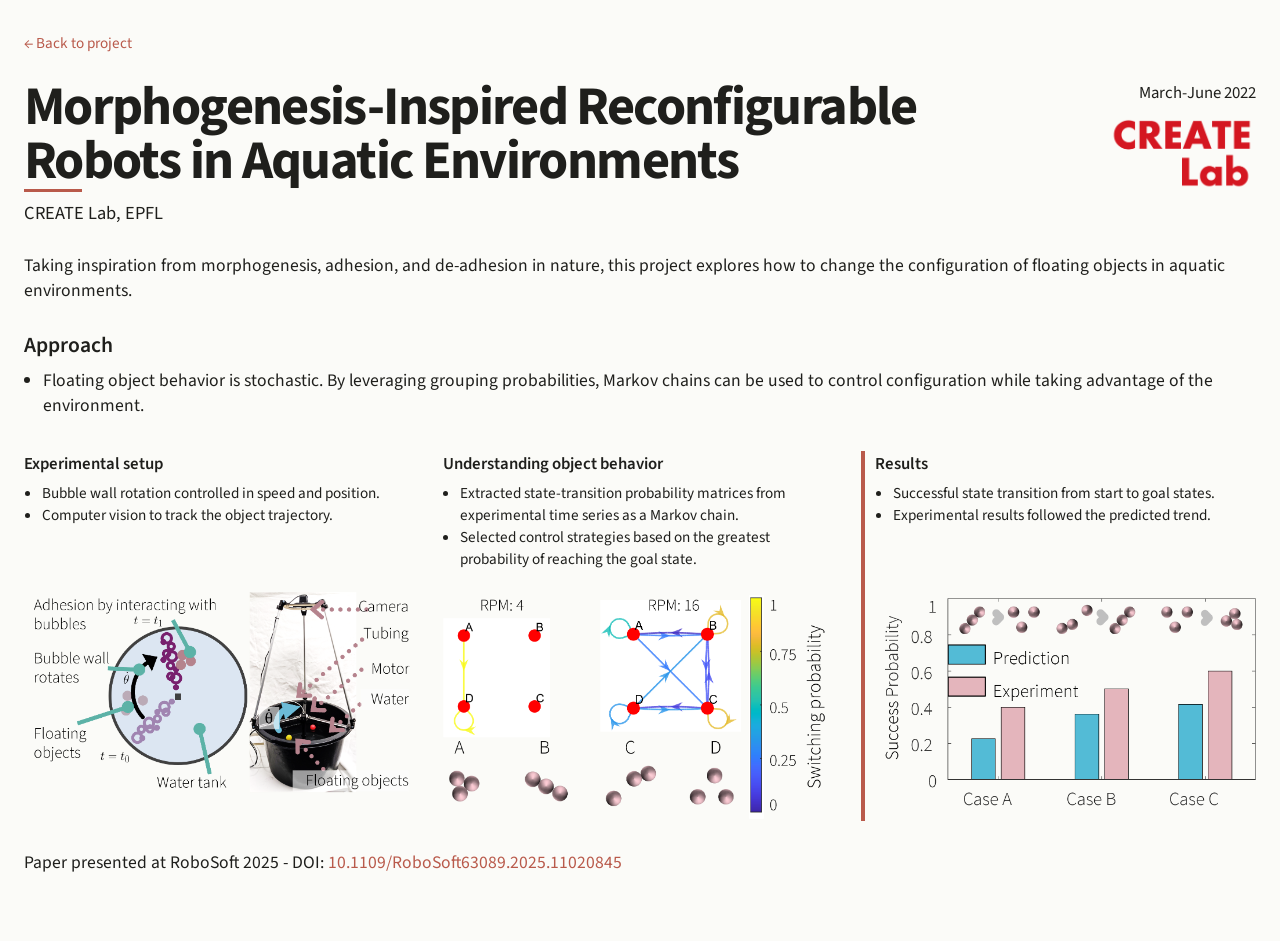
<file: projects/aquatic-robot.html>
<!DOCTYPE html>
<html lang="en">
<head>
  <meta charset="UTF-8">
  <meta name="viewport" content="width=device-width, initial-scale=1.0">
  <title>Morphogenesis-Inspired Reconfigurable Robots in Aquatic Environments - Germain Meyer</title>
  <meta name="description" content="Detailed project page for morphogenesis-inspired reconfigurable robots in aquatic environments by Germain Meyer at CREATE Lab, EPFL.">
  <link rel="icon" href="../images/favicon.svg" type="image/svg+xml">
  <link rel="preconnect" href="https://fonts.googleapis.com">
  <link rel="preconnect" href="https://fonts.gstatic.com" crossorigin>
  <link href="https://fonts.googleapis.com/css2?family=Source+Sans+3:wght@400;600;700;800&display=swap" rel="stylesheet">
  <link rel="stylesheet" href="../styles.css">
  <link rel="stylesheet" href="project.css">
</head>
<body>
  <main class="project-page">
    <p class="project-back"><a href="../index.html#project-aquatic-robot">&larr; Back to project</a></p>

    <header class="project-hero">
      <div class="project-hero-copy">
        <h1>Morphogenesis-Inspired Reconfigurable Robots in Aquatic Environments</h1>
        <p class="project-hero-subtitle">CREATE Lab, EPFL</p>
      </div>
      <div class="project-hero-meta">
        <p class="project-hero-date">March-June 2022</p>
        <img src="../images/aquatic-robot/create-lab.png" alt="CREATE Lab logo" class="project-hero-logo">
      </div>
    </header>

    <section class="project-intro">
      <p>
        Taking inspiration from morphogenesis, adhesion, and de-adhesion in nature,
        this project explores how to change the configuration of floating objects in aquatic environments.
      </p>
    </section>

    <section class="project-approach">
      <h2>Approach</h2>
      <ul>
        <li>Floating object behavior is stochastic. By leveraging grouping probabilities, Markov chains can be used to control configuration while taking advantage of the environment.</li>
      </ul>
    </section>

    <section class="project-block-grid project-block-grid--three">
      <article class="detail-block">
        <div class="detail-copy">
          <h3>Experimental setup</h3>
          <ul>
            <li>Bubble wall rotation controlled in speed and position.</li>
            <li>Computer vision to track the object trajectory.</li>
          </ul>
        </div>
        <div class="detail-media">
          <img src="../images/aquatic-robot/experimental-setup.png" alt="Experimental setup for aquatic object reconfiguration">
        </div>
      </article>

      <article class="detail-block">
        <div class="detail-copy">
          <h3>Understanding object behavior</h3>
          <ul>
            <li>Extracted state-transition probability matrices from experimental time series as a Markov chain.</li>
            <li>Selected control strategies based on the greatest probability of reaching the goal state.</li>
          </ul>
        </div>
        <div class="detail-media">
          <img src="../images/aquatic-robot/markov-analysis.png" alt="Markov-chain analysis of aquatic object behavior">
        </div>
      </article>

      <article class="detail-block detail-block--result">
        <div class="detail-copy">
          <h3>Results</h3>
          <ul>
            <li>Successful state transition from start to goal states.</li>
            <li>Experimental results followed the predicted trend.</li>
          </ul>
        </div>
        <div class="detail-media">
          <img src="../images/aquatic-robot/state-transitions.png" alt="Observed state transitions in aquatic object manipulation experiments">
        </div>
      </article>
    </section>

    <section class="project-extra">
      <p>Paper presented at RoboSoft 2025 - DOI: <a href="https://doi.org/10.1109/RoboSoft63089.2025.11020845" target="_blank" rel="noopener">10.1109/RoboSoft63089.2025.11020845</a></p>
    </section>
  </main>
</body>
</html>
</file>
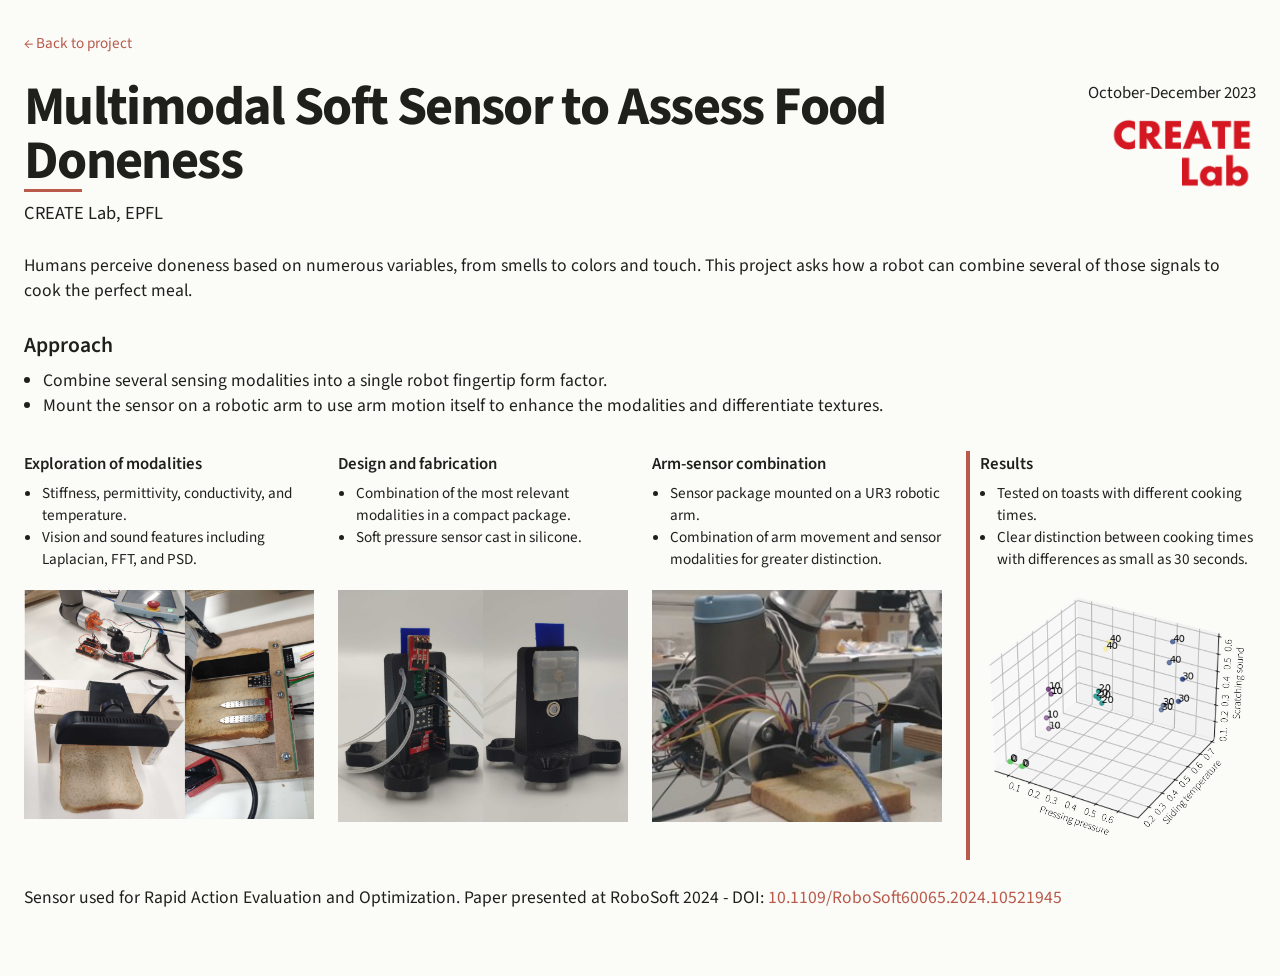
<file: projects/food-sensor.html>
<!DOCTYPE html>
<html lang="en">
<head>
  <meta charset="UTF-8">
  <meta name="viewport" content="width=device-width, initial-scale=1.0">
  <title>Multimodal Soft Sensor to Assess Food Doneness - Germain Meyer</title>
  <meta name="description" content="Detailed project page for the multimodal soft sensor to assess food doneness by Germain Meyer at CREATE Lab, EPFL.">
  <link rel="icon" href="../images/favicon.svg" type="image/svg+xml">
  <link rel="preconnect" href="https://fonts.googleapis.com">
  <link rel="preconnect" href="https://fonts.gstatic.com" crossorigin>
  <link href="https://fonts.googleapis.com/css2?family=Source+Sans+3:wght@400;600;700;800&display=swap" rel="stylesheet">
  <link rel="stylesheet" href="../styles.css">
  <link rel="stylesheet" href="project.css">
</head>
<body>
  <main class="project-page">
    <p class="project-back"><a href="../index.html#project-food-sensor">&larr; Back to project</a></p>

    <header class="project-hero">
      <div class="project-hero-copy">
        <h1>Multimodal Soft Sensor to Assess Food Doneness</h1>
        <p class="project-hero-subtitle">CREATE Lab, EPFL</p>
      </div>
      <div class="project-hero-meta">
        <p class="project-hero-date">October-December 2023</p>
        <img src="../images/vertical-farming/create-lab.png" alt="CREATE Lab logo" class="project-hero-logo">
      </div>
    </header>

    <section class="project-intro">
      <p>
        Humans perceive doneness based on numerous variables, from smells to colors and touch.
        This project asks how a robot can combine several of those signals to cook the perfect meal.
      </p>
    </section>

    <section class="project-approach">
      <h2>Approach</h2>
      <ul>
        <li>Combine several sensing modalities into a single robot fingertip form factor.</li>
        <li>Mount the sensor on a robotic arm to use arm motion itself to enhance the modalities and differentiate textures.</li>
      </ul>
    </section>

    <section class="project-block-grid">
      <article class="detail-block">
        <div class="detail-copy">
          <h3>Exploration of modalities</h3>
          <ul>
            <li>Stiffness, permittivity, conductivity, and temperature.</li>
            <li>Vision and sound features including Laplacian, FFT, and PSD.</li>
          </ul>
        </div>
        <div class="detail-media">
          <img src="../images/food-sensor/modalities-probe.png" alt="Prototype setup used to explore multiple sensing modalities on toast">
        </div>
      </article>

      <article class="detail-block">
        <div class="detail-copy">
          <h3>Design and fabrication</h3>
          <ul>
            <li>Combination of the most relevant modalities in a compact package.</li>
            <li>Soft pressure sensor cast in silicone.</li>
          </ul>
        </div>
        <div class="detail-media">
          <img src="../images/food-sensor/sensor-food.png" alt="Front view of the fabricated multimodal soft sensor">
        </div>
      </article>

      <article class="detail-block">
        <div class="detail-copy">
          <h3>Arm-sensor combination</h3>
          <ul>
            <li>Sensor package mounted on a UR3 robotic arm.</li>
            <li>Combination of arm movement and sensor modalities for greater distinction.</li>
          </ul>
        </div>
        <div class="detail-media">
          <img src="../images/food-sensor/arm-sensor-toast.jpg" alt="Multimodal sensor mounted on a UR3 interacting with toast">
        </div>
      </article>

      <article class="detail-block detail-block--result">
        <div class="detail-copy">
          <h3>Results</h3>
          <ul>
            <li>Tested on toasts with different cooking times.</li>
            <li>Clear distinction between cooking times with differences as small as 30 seconds.</li>
          </ul>
        </div>
        <div class="detail-media">
          <img src="../images/food-sensor/results.png" alt="Results plot for food doneness discrimination">
        </div>
      </article>
    </section>

    <section class="project-extra">
      <p>Sensor used for Rapid Action Evaluation and Optimization. Paper presented at RoboSoft 2024 - DOI: <a href="https://doi.org/10.1109/RoboSoft60065.2024.10521945" target="_blank" rel="noopener">10.1109/RoboSoft60065.2024.10521945</a></p>
    </section>
  </main>
</body>
</html>
</file>
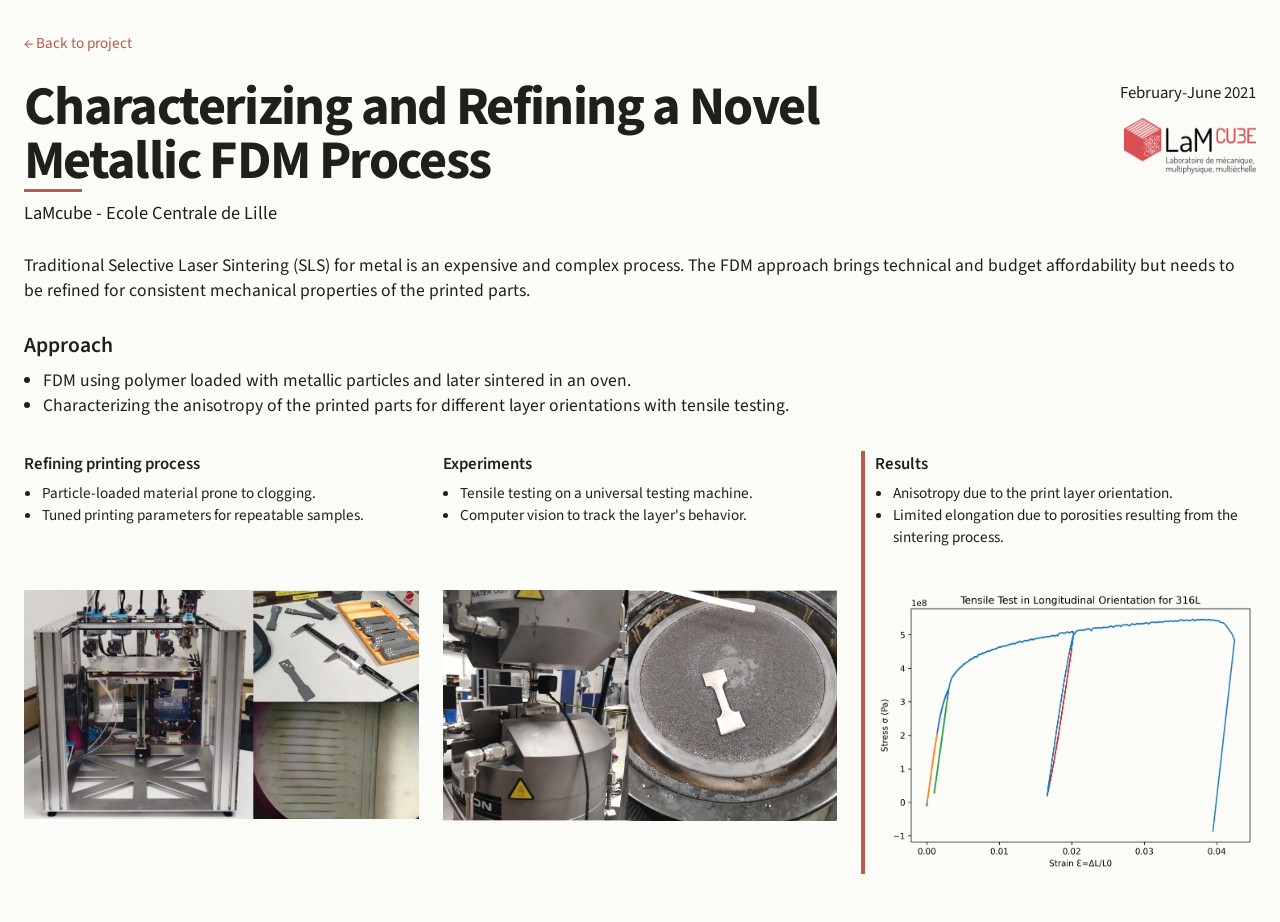
<file: projects/metal-fdm.html>
<!DOCTYPE html>
<html lang="en">
<head>
  <meta charset="UTF-8">
  <meta name="viewport" content="width=device-width, initial-scale=1.0">
  <title>Characterizing and Refining a Novel Metallic FDM Process - Germain Meyer</title>
  <meta name="description" content="Detailed project page for characterizing and refining a novel metallic fused deposition modeling process by Germain Meyer at LaMcube, Ecole Centrale de Lille.">
  <link rel="icon" href="../images/favicon.svg" type="image/svg+xml">
  <link rel="preconnect" href="https://fonts.googleapis.com">
  <link rel="preconnect" href="https://fonts.gstatic.com" crossorigin>
  <link href="https://fonts.googleapis.com/css2?family=Source+Sans+3:wght@400;600;700;800&display=swap" rel="stylesheet">
  <link rel="stylesheet" href="../styles.css">
  <link rel="stylesheet" href="project.css">
</head>
<body>
  <main class="project-page">
    <p class="project-back"><a href="../index.html#project-metal-fdm">&larr; Back to project</a></p>

    <header class="project-hero">
      <div class="project-hero-copy">
        <h1>Characterizing and Refining a Novel Metallic FDM Process</h1>
        <p class="project-hero-subtitle">LaMcube - Ecole Centrale de Lille</p>
      </div>
      <div class="project-hero-meta">
        <p class="project-hero-date">February-June 2021</p>
        <img src="../images/metal-fdm/lamcube-logo.png" alt="LaMcube logo" class="project-hero-logo project-hero-logo--lamcube">
      </div>
    </header>

    <section class="project-intro">
      <p>
        Traditional Selective Laser Sintering (SLS) for metal is an expensive and complex process. The FDM
        approach brings technical and budget affordability but needs to be refined for consistent mechanical
        properties of the printed parts.
      </p>
    </section>

    <section class="project-approach">
      <h2>Approach</h2>
      <ul>
        <li>FDM using polymer loaded with metallic particles and later sintered in an oven.</li>
        <li>Characterizing the anisotropy of the printed parts for different layer orientations with tensile testing.</li>
      </ul>
    </section>

    <section class="project-block-grid project-block-grid--three">
      <article class="detail-block">
        <div class="detail-copy">
          <h3>Refining printing process</h3>
          <ul>
            <li>Particle-loaded material prone to clogging.</li>
            <li>Tuned printing parameters for repeatable samples.</li>
          </ul>
        </div>
        <div class="detail-media">
          <img src="../images/metal-fdm/printer.png" alt="Metallic FDM printer prototype and sample preparation">
        </div>
      </article>

      <article class="detail-block">
        <div class="detail-copy">
          <h3>Experiments</h3>
          <ul>
            <li>Tensile testing on a universal testing machine.</li>
            <li>Computer vision to track the layer's behavior.</li>
          </ul>
        </div>
        <div class="detail-media">
          <img src="../images/metal-fdm/tensile-test.png" alt="Universal testing machine used for metallic FDM samples">
        </div>
      </article>

      <article class="detail-block detail-block--result">
        <div class="detail-copy">
          <h3>Results</h3>
          <ul>
            <li>Anisotropy due to the print layer orientation.</li>
            <li>Limited elongation due to porosities resulting from the sintering process.</li>
          </ul>
        </div>
        <div class="detail-media">
          <img src="../images/metal-fdm/results.png" alt="Tensile-test results showing anisotropy and limited elongation for metallic FDM parts">
        </div>
      </article>
    </section>
  </main>
</body>
</html>
</file>
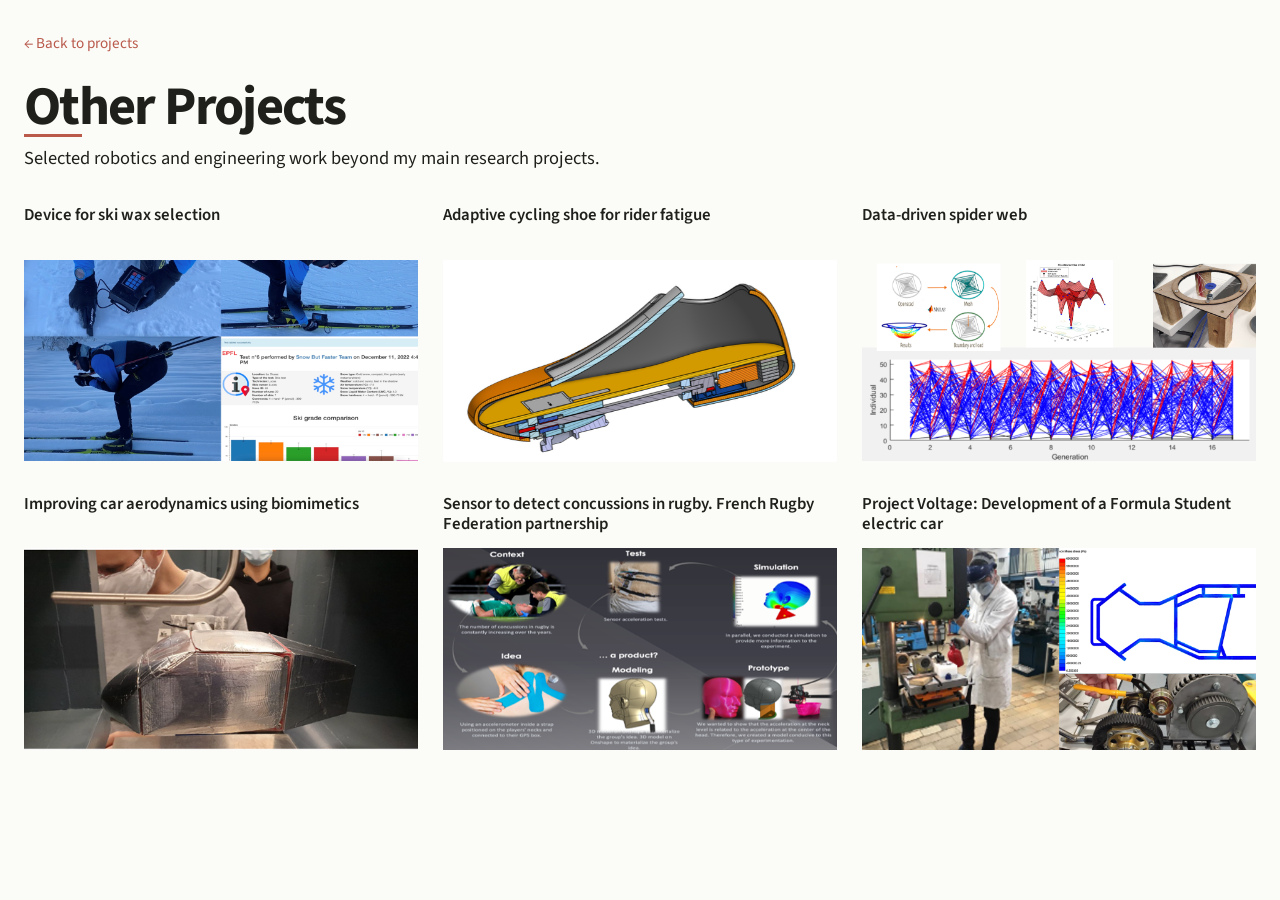
<file: projects/other-projects.html>
<!DOCTYPE html>
<html lang="en">
<head>
  <meta charset="UTF-8">
  <meta name="viewport" content="width=device-width, initial-scale=1.0">
  <title>Other Projects - Germain Meyer</title>
  <meta name="description" content="Coursework and other engineering projects by Germain Meyer.">
  <link rel="icon" href="../images/favicon.svg" type="image/svg+xml">
  <link rel="preconnect" href="https://fonts.googleapis.com">
  <link rel="preconnect" href="https://fonts.gstatic.com" crossorigin>
  <link href="https://fonts.googleapis.com/css2?family=Source+Sans+3:wght@400;600;700;800&display=swap" rel="stylesheet">
  <link rel="stylesheet" href="../styles.css">
  <link rel="stylesheet" href="project.css">
</head>
<body>
  <main class="project-page">
    <p class="project-back"><a href="../index.html#project-other-projects">&larr; Back to projects</a></p>

    <header class="project-hero project-hero--simple">
      <div class="project-hero-copy">
        <h1>Other Projects</h1>
        <p class="project-hero-subtitle">Selected robotics and engineering work beyond my main research projects.</p>
      </div>
    </header>

    <section class="other-projects-page-grid">
      <article class="other-project-card">
        <h3>Device for ski wax selection</h3>
        <div class="other-project-media">
          <img src="../images/other-projects/ski-wax.png" alt="ski wax testing tool">
        </div>
      </article>

      <article class="other-project-card">
        <h3>Adaptive cycling shoe for rider fatigue</h3>
        <div class="other-project-media">
          <img src="../images/other-projects/cycling-shoe.png" alt="Adaptive cycling shoe CAD model">
        </div>
      </article>

      <article class="other-project-card">
        <h3>Data-driven spider web</h3>
        <div class="other-project-media">
          <img src="../images/other-projects/spider-web.png" alt="Spider web data plot">
        </div>
      </article>

      <article class="other-project-card">
        <h3>Improving car aerodynamics using biomimetics</h3>
        <div class="other-project-media">
          <img src="../images/other-projects/biomimetics.png" alt="Biomimetic car aerodynamic prototype">
        </div>
      </article>

      <article class="other-project-card">
        <h3>Sensor to detect concussions in rugby. French Rugby Federation partnership</h3>
        <div class="other-project-media">
          <img src="../images/other-projects/concussion.png" alt="Concussion sensor concept and prototype board">
        </div>
      </article>

      <article class="other-project-card">
        <h3>Project Voltage: Development of a Formula Student electric car</h3>
        <div class="other-project-media">
          <img src="../images/other-projects/voltage.png" alt="folmula student">
        </div>
      </article>

    </section>
  </main>
</body>
</html>
</file>
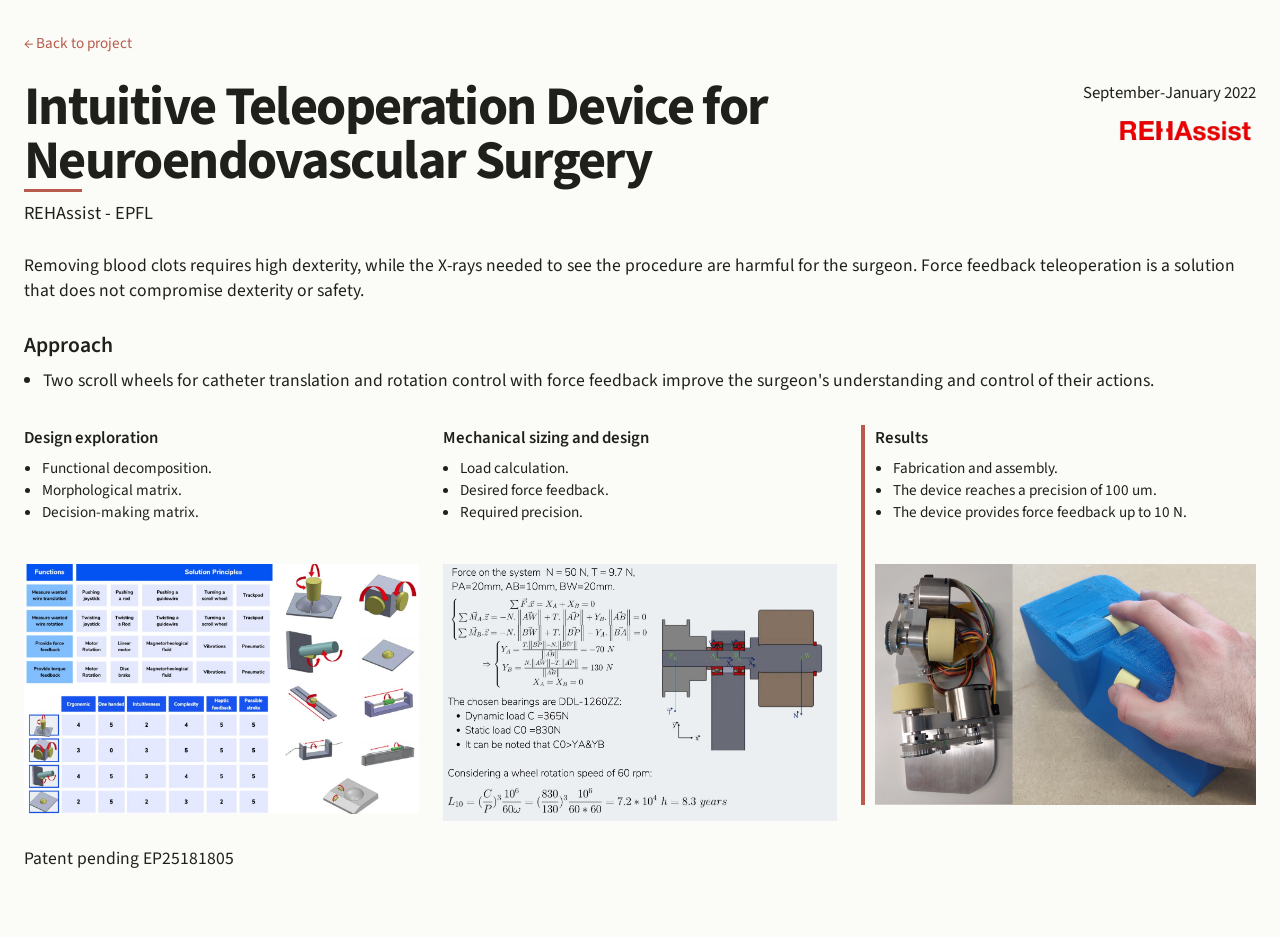
<file: projects/teleoperation.html>
<!DOCTYPE html>
<html lang="en">
<head>
  <meta charset="UTF-8">
  <meta name="viewport" content="width=device-width, initial-scale=1.0">
  <title>Intuitive Teleoperation Device for Neuroendovascular Surgery - Germain Meyer</title>
  <meta name="description" content="Detailed project page for the intuitive teleoperation device for neuroendovascular surgery by Germain Meyer at REHAssist, EPFL.">
  <link rel="icon" href="../images/favicon.svg" type="image/svg+xml">
  <link rel="preconnect" href="https://fonts.googleapis.com">
  <link rel="preconnect" href="https://fonts.gstatic.com" crossorigin>
  <link href="https://fonts.googleapis.com/css2?family=Source+Sans+3:wght@400;600;700;800&display=swap" rel="stylesheet">
  <link rel="stylesheet" href="../styles.css">
  <link rel="stylesheet" href="project.css">
</head>
<body>
  <main class="project-page">
    <p class="project-back"><a href="../index.html#project-teleoperation">&larr; Back to project</a></p>

    <header class="project-hero">
      <div class="project-hero-copy">
        <h1>Intuitive Teleoperation Device for Neuroendovascular Surgery</h1>
        <p class="project-hero-subtitle">REHAssist - EPFL</p>
      </div>
      <div class="project-hero-meta">
        <p class="project-hero-date">September-January 2022</p>
        <img src="../images/teleoperation/rehassist-logo.png" alt="REHAssist logo" class="project-hero-logo project-hero-logo--rehassist">
      </div>
    </header>

    <section class="project-intro">
      <p>
        Removing blood clots requires high dexterity, while the X-rays needed to see the procedure are harmful
        for the surgeon. Force feedback teleoperation is a solution that does not compromise dexterity or safety.
      </p>
    </section>

    <section class="project-approach">
      <h2>Approach</h2>
      <ul>
        <li>Two scroll wheels for catheter translation and rotation control with force feedback improve the surgeon's understanding and control of their actions.</li>
      </ul>
    </section>

    <section class="project-block-grid project-block-grid--three">
      <article class="detail-block">
        <div class="detail-copy">
          <h3>Design exploration</h3>
          <ul>
            <li>Functional decomposition.</li>
            <li>Morphological matrix.</li>
            <li>Decision-making matrix.</li>
          </ul>
        </div>
        <div class="detail-media">
          <img src="../images/teleoperation/design-exploration.jpg" alt="Design exploration with functional decomposition and decision matrix">
        </div>
      </article>

      <article class="detail-block">
        <div class="detail-copy">
          <h3>Mechanical sizing and design</h3>
          <ul>
            <li>Load calculation.</li>
            <li>Desired force feedback.</li>
            <li>Required precision.</li>
          </ul>
        </div>
        <div class="detail-media">
          <img src="../images/teleoperation/mechanical-sizing.png" alt="Mechanical sizing and bearing design for the teleoperation device">
        </div>
      </article>

      <article class="detail-block detail-block--result">
        <div class="detail-copy">
          <h3>Results</h3>
          <ul>
            <li>Fabrication and assembly.</li>
            <li>The device reaches a precision of 100 um.</li>
            <li>The device provides force feedback up to 10 N.</li>
          </ul>
        </div>
        <div class="detail-media">
          <img src="../images/teleoperation/final-device.png" alt="Final teleoperation device for neuroendovascular surgery">
        </div>
      </article>
    </section>

    <section class="project-extra">
      <p>Patent pending EP25181805</p>
    </section>
  </main>
</body>
</html>
</file>
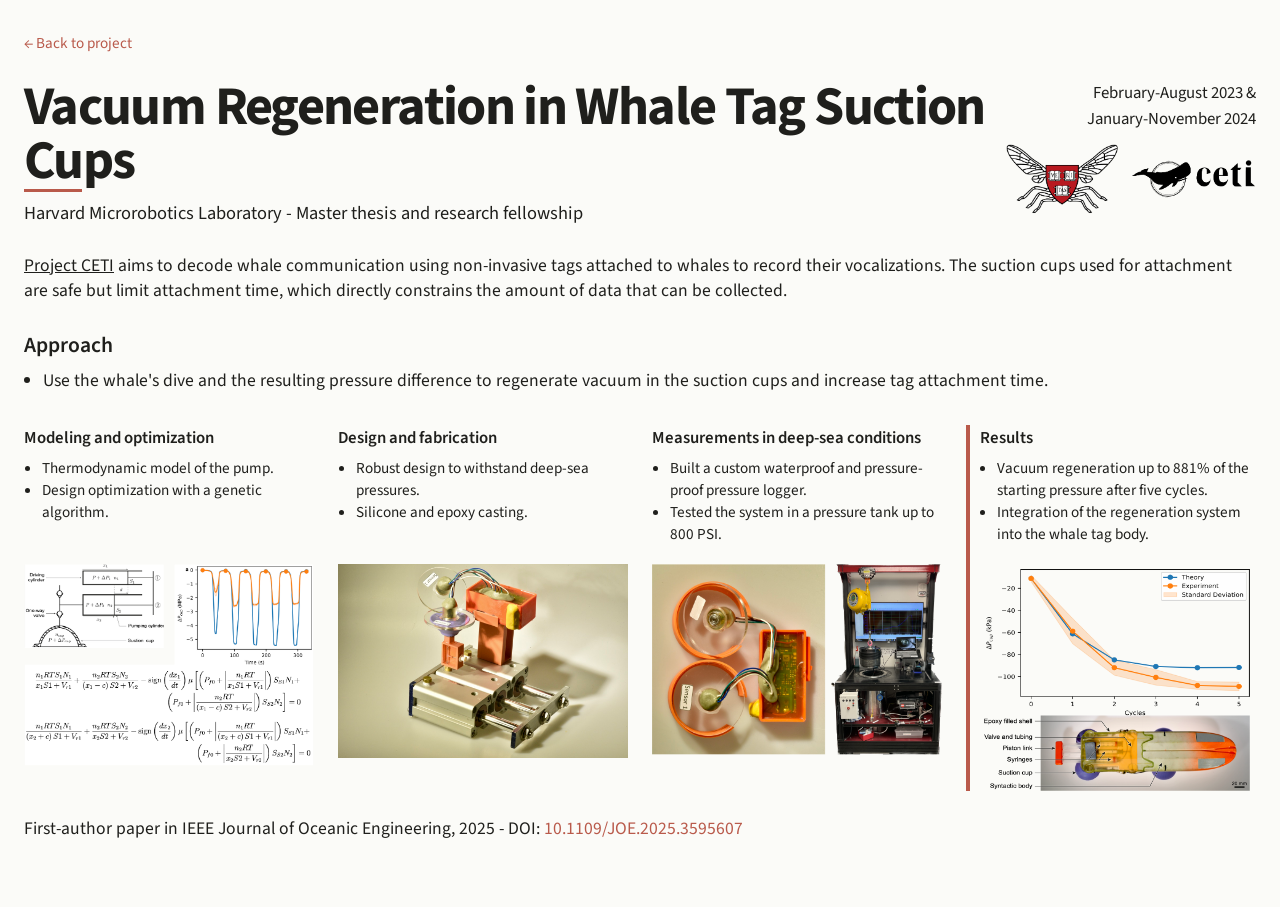
<file: projects/whale-tag.html>
<!DOCTYPE html>
<html lang="en">
<head>
  <meta charset="UTF-8">
  <meta name="viewport" content="width=device-width, initial-scale=1.0">
  <title>Vacuum Regeneration in Whale Tag Suction Cups - Germain Meyer</title>
  <meta name="description" content="Detailed project page for vacuum regeneration in whale tag suction cups by Germain Meyer at the Harvard Microrobotics Laboratory.">
  <link rel="icon" href="../images/favicon.svg" type="image/svg+xml">
  <link rel="preconnect" href="https://fonts.googleapis.com">
  <link rel="preconnect" href="https://fonts.gstatic.com" crossorigin>
  <link href="https://fonts.googleapis.com/css2?family=Source+Sans+3:wght@400;600;700;800&display=swap" rel="stylesheet">
  <link rel="stylesheet" href="../styles.css">
  <link rel="stylesheet" href="project.css">
</head>
<body>
  <main class="project-page">
    <p class="project-back"><a href="../index.html#project-whale-tag">&larr; Back to project</a></p>

    <header class="project-hero">
      <div class="project-hero-copy">
        <h1>Vacuum Regeneration in Whale Tag Suction Cups</h1>
        <p class="project-hero-subtitle">Harvard Microrobotics Laboratory - Master thesis and research fellowship</p>
      </div>
      <div class="project-hero-meta">
        <p class="project-hero-date">February-August 2023 &amp; January-November 2024</p>
        <div class="project-hero-logos">
          <img src="../images/whale-tag/harvard-logo.png" alt="Harvard Microrobotics Laboratory logo" class="project-hero-logo project-hero-logo--harvard">
          <img src="../images/whale-tag/ceti-logo.png" alt="Project CETI logo" class="project-hero-logo project-hero-logo--ceti">
        </div>
      </div>
    </header>

    <section class="project-intro">
      <p>
        <a href="https://www.projectceti.org/" target="_blank" rel="noopener">Project CETI</a> aims to decode whale communication using non-invasive tags attached to whales to record
        their vocalizations. The suction cups used for attachment are safe but limit attachment time, which
        directly constrains the amount of data that can be collected.
      </p>
    </section>

    <section class="project-approach">
      <h2>Approach</h2>
      <ul>
        <li>Use the whale's dive and the resulting pressure difference to regenerate vacuum in the suction cups and increase tag attachment time.</li>
      </ul>
    </section>

    <section class="project-block-grid">
      <article class="detail-block">
        <div class="detail-copy">
          <h3>Modeling and optimization</h3>
          <ul>
            <li>Thermodynamic model of the pump.</li>
            <li>Design optimization with a genetic algorithm.</li>
          </ul>
        </div>
        <div class="detail-media">
          <img src="../images/whale-tag/model-schematic.png" alt="Thermodynamic model and schematic of the whale-tag pump">
        </div>
      </article>

      <article class="detail-block">
        <div class="detail-copy">
          <h3>Design and fabrication</h3>
          <ul>
            <li>Robust design to withstand deep-sea pressures.</li>
            <li>Silicone and epoxy casting.</li>
          </ul>
        </div>
        <div class="detail-media">
          <img src="../images/whale-tag/prototype.jpeg" alt="Fabricated whale-tag vacuum regeneration prototype">
        </div>
      </article>

      <article class="detail-block">
        <div class="detail-copy">
          <h3>Measurements in deep-sea conditions</h3>
          <ul>
            <li>Built a custom waterproof and pressure-proof pressure logger.</li>
            <li>Tested the system in a pressure tank up to 800 PSI.</li>
          </ul>
        </div>
        <div class="detail-media">
          <img src="../images/whale-tag/logger.png" alt="Custom waterproof pressure logger for whale-tag tests">
        </div>
      </article>

      <article class="detail-block detail-block--result">
        <div class="detail-copy">
          <h3>Results</h3>
          <ul>
            <li>Vacuum regeneration up to 881% of the starting pressure after five cycles.</li>
            <li>Integration of the regeneration system into the whale tag body.</li>
          </ul>
        </div>
        <div class="detail-media">
          <img src="../images/whale-tag/results.png" alt="Experimental results for whale-tag vacuum regeneration">
        </div>
      </article>
    </section>

    <section class="project-extra">
      <p>First-author paper in IEEE Journal of Oceanic Engineering, 2025 - DOI: <a href="https://doi.org/10.1109/JOE.2025.3595607" target="_blank" rel="noopener">10.1109/JOE.2025.3595607</a></p>
    </section>
  </main>
</body>
</html>
</file>
<file: styles.css>
:root {
  --bg: #fbfbf8;
  --text: #1f1f1c;
  --muted: #6c6a63;
  --line: #d8d4c8;
  --accent: #b95a4b;
  --nav-height: 58px;
}

*,
*::before,
*::after {
  box-sizing: border-box;
}

html {
  scroll-behavior: smooth;
}

body {
  margin: 0;
  font-family: "Source Sans 3", sans-serif;
  color: var(--text);
  background: var(--bg);
  font-size: 20px;
  line-height: 1.55;
}

img {
  display: block;
  max-width: 100%;
}

a {
  color: inherit;
}

main {
  padding: calc(var(--nav-height) + 1.5rem) 1.5rem 4rem;
}

.site-header {
  position: fixed;
  inset: 0 0 auto;
  z-index: 100;
  background: rgba(251, 251, 248, 0.95);
  border-bottom: 1px solid var(--line);
}

.nav {
  max-width: 820px;
  height: var(--nav-height);
  margin: 0 auto;
  padding: 0;
  display: flex;
  align-items: center;
  justify-content: space-between;
  gap: 1rem;
}

.nav-brand {
  font-weight: 700;
  font-size: 1.35rem;
  letter-spacing: -0.02em;
  text-decoration: none;
}

.nav-links {
  display: flex;
  align-items: center;
  gap: 1.4rem;
}

.nav-links a {
  text-decoration: none;
  color: var(--muted);
  font-weight: 400;
  font-size: 0.95rem;
}

.nav-links a.active,
.nav-links a:hover {
  color: var(--accent);
}

.nav-toggle {
  display: none;
  border: 0;
  background: transparent;
  padding: 0;
}

.nav-toggle span {
  display: block;
  width: 24px;
  height: 2px;
  margin: 5px 0;
  background: var(--text);
}

.section {
  max-width: 820px;
  margin: 0 auto;
  scroll-margin-top: calc(var(--nav-height) + 1.2rem);
}

.section-divider {
  border-top: 1px solid var(--line);
  padding-top: 2.4rem;
  margin-top: 2.4rem;
}

.hero {
  display: grid;
  grid-template-columns: minmax(0, 1fr) 220px;
  grid-template-areas:
    "copy visual"
    "gallery gallery";
  gap: 2rem;
  align-items: start;
}

.hero-copy {
  grid-area: copy;
  align-self: center;
}

.hero-visual {
  grid-area: visual;
  align-self: center;
}

.eyebrow,
.section-kicker,
.project-date,
.resume-date {
  margin: 0 0 0.75rem;
  font-size: 1rem;
  font-weight: 600;
  color: var(--muted);
}

.section-kicker {
  margin-bottom: 1rem;
  font-size: 1.8rem;
  line-height: 1.05;
  font-weight: 700;
  color: var(--text);
  letter-spacing: -0.02em;
}

.hero h1,
.section-heading h2 {
  margin: 0;
  font-size: clamp(2.3rem, 4vw, 3.3rem);
  line-height: 1.02;
  letter-spacing: -0.02em;
  max-width: 16ch;
}

.section-heading h2 {
  font-size: clamp(1.7rem, 3vw, 2.15rem);
  max-width: none;
}

.hero-lead {
  margin: 1rem 0 0;
  font-size: clamp(1.35rem, 2.4vw, 1.8rem);
  line-height: 1.1;
  color: var(--muted);
  max-width: 34rem;
}

.hero-lead a {
  color: var(--accent);
  text-decoration: none;
}

.hero-lead a:hover {
  text-decoration: underline;
}

.hero-links {
  display: flex;
  flex-wrap: wrap;
  gap: 0.35rem 1rem;
  margin-top: 1rem;
  color: var(--muted);
  font-size: 1rem;
}

.hero-links--portrait {
  margin-top: 0.55rem;
  flex-direction: row;
  align-items: flex-start;
  gap: 0.6rem;
}

.hero-links--portrait a {
  display: inline-flex;
  align-items: center;
  justify-content: center;
  width: 32px;
  height: 32px;
  color: var(--muted);
}

.hero-links--portrait a:hover {
  color: var(--accent);
}

.hero-links--portrait svg {
  width: 20px;
  height: 20px;
  fill: currentColor;
}

.hero-links a {
  text-decoration: none;
  color: var(--accent);
}

.hero-links a:hover {
  text-decoration: underline;
}

.domain-gallery {
  grid-area: gallery;
  align-self: start;
  margin: 0.6rem 0 0;
  display: flex;
  flex-wrap: nowrap;
  align-items: flex-start;
  justify-content: flex-start;
  gap: 1.1rem;
  overflow-x: visible;
}

.domain-card {
  margin: 0;
  text-align: center;
  flex: 0 0 auto;
  position: relative;
  width: fit-content;
  padding-bottom: 3.5rem;
  text-decoration: none;
  color: inherit;
}

.domain-card img {
  width: auto;
  height: 138px;
  max-width: 170px;
  object-fit: contain;
  display: block;
}

.domain-card span {
  position: absolute;
  top: calc(138px + 0.45rem);
  left: 0;
  font-size: 0.95rem;
  color: var(--text);
  text-align: center;
  width: 100%;
  max-width: none;
  margin: 0;
  white-space: normal;
  overflow-wrap: anywhere;
  line-height: 1.2;
}

.domain-card:nth-child(1) {
  margin-top: 2rem;
}

.domain-card:nth-child(2) {
  margin-top: 0;
}

.domain-card:nth-child(3) {
  margin-top: 2.1rem;
}

.domain-card:nth-child(4) {
  margin-top: 0.2rem;
}

.domain-card:nth-child(5) {
  margin-top: 1.7rem;
}

.domain-card:nth-child(6) {
  margin-top: -0.2rem;
}

.hero-visual {
  padding-top: 0.35rem;
}

.hero-visual img {
  border-radius: 0;
  aspect-ratio: 1 / 1.2;
  object-fit: cover;
  width: 100%;
  border: 1px solid var(--line);
}

.section-heading {
  margin-bottom: 1.2rem;
}

.bio-grid,
.project-columns,
.other-grid,
.publication-list {
  display: grid;
  gap: 1.5rem;
}

.bio-grid {
  grid-template-columns: 220px minmax(0, 1fr);
  align-items: start;
  font-size: 1.02rem;
  color: var(--muted);
}

.bio-photo img {
  width: 100%;
  aspect-ratio: 1 / 1.2;
  object-fit: cover;
  display: block;
  border: 1px solid var(--line);
}

.bio-copy p {
  margin: 0;
}

.domain-card:hover span {
  color: var(--accent);
}

.bio-copy p + p {
  margin-top: 0.9rem;
}

.publication-list article,
.other-grid article {
  padding: 0;
  border: 0;
  background: transparent;
}

.timeline-body h3,
.project-content h3,
.publication-list h3,
.other-grid h3 {
  margin: 0 0 1rem;
  font-size: 1.35rem;
  letter-spacing: -0.02em;
}

.timeline {
  position: relative;
}

.timeline::before {
  content: "";
  position: absolute;
  left: 9.2rem;
  top: 0.35rem;
  bottom: 0.35rem;
  width: 1px;
  background: var(--line);
}

.timeline-item {
  display: grid;
  grid-template-columns: 8rem minmax(0, 1fr);
  gap: 2rem;
  position: relative;
  padding: 0 0 1.5rem;
}

.timeline-item:last-child {
  padding-bottom: 0;
}

.timeline-date {
  color: var(--muted);
  font-size: 0.95rem;
  padding-top: 0.1rem;
}

.timeline-body {
  position: relative;
}

.timeline-body::before {
  content: "";
  position: absolute;
  left: -1.05rem;
  top: 0.55rem;
  width: 0.5rem;
  height: 0.5rem;
  border-radius: 50%;
  background: var(--accent);
}

.timeline-body p {
  margin: 0;
  color: var(--muted);
  line-height: 1.45;
  font-size: 0.97rem;
}

.timeline-body ul {
  margin: 0;
  padding-left: 1.1rem;
  color: var(--muted);
  line-height: 1.45;
  font-size: 0.97rem;
}

.timeline-body li + li {
  margin-top: 0.25rem;
}

.project-columns h4 {
  margin: 0 0 0.45rem;
  font-size: 1.02rem;
}

.project {
  display: block;
  gap: 0;
  margin-top: 2rem;
  padding: 0;
  background: transparent;
  border: 0;
  border-radius: 0;
  box-shadow: none;
  scroll-margin-top: calc(var(--nav-height) + 1.2rem);
}

.project-media {
  border-radius: 0;
  overflow: hidden;
  min-height: 0;
  margin: 0 0 1rem;
}

.project-media img {
  width: 100%;
  height: 320px;
  object-fit: contain;
  display: block;
}

.project-media--video iframe,
.project-media--video .video-lazy {
  width: min(100%, 569px);
  aspect-ratio: 16 / 9;
  height: auto;
  display: block;
  margin: 0 auto;
}

.project-media--video iframe {
  border: 0;
}

.video-lazy {
  position: relative;
  cursor: pointer;
  background: #000;
}

.video-lazy img {
  width: 100%;
  height: 100%;
  object-fit: contain;
  display: block;
}

.video-play {
  position: absolute;
  top: 50%;
  left: 50%;
  transform: translate(-50%, -50%);
  width: 68px;
  height: 48px;
  border: 0;
  border-radius: 14px;
  background: rgba(185, 90, 75, 0.92);
  cursor: pointer;
}

.video-play::before {
  content: "";
  position: absolute;
  top: 50%;
  left: 52%;
  transform: translate(-50%, -50%);
  width: 0;
  height: 0;
  border-top: 10px solid transparent;
  border-bottom: 10px solid transparent;
  border-left: 16px solid #fff;
}

.project-content {
  padding: 0;
}

.project-meta {
  display: flex;
  flex-wrap: wrap;
  gap: 0.25rem 1rem;
  margin-bottom: 0.1rem;
}

.project-meta p,
.project-content > p,
.project-columns li,
.project-note,
.publication-list p,
.other-grid p {
  color: var(--muted);
}

.project-content > p {
  font-size: 1rem;
  line-height: 1.5;
}

.project-columns {
  grid-template-columns: repeat(2, minmax(0, 1fr));
  margin-top: 0.9rem;
}

.project-columns ul {
  margin: 0.25rem 0 0;
  padding-left: 1.1rem;
  line-height: 1.5;
  font-size: 0.97rem;
}

.project-highlights {
  margin: 0.9rem 0 0;
  padding-left: 1.1rem;
  line-height: 1.5;
  font-size: 0.97rem;
  color: var(--muted);
}

.project-highlights li + li {
  margin-top: 0.25rem;
}

.project-note {
  margin-top: 0.9rem;
  font-size: 0.97rem;
}

.project-note a {
  color: var(--accent);
  text-decoration: none;
}

.project-note a:hover {
  text-decoration: underline;
}

.project-link {
  margin: 0.55rem 0 0;
  font-size: 0.97rem;
}

.project-link--more {
  margin-top: 1.25rem;
  scroll-margin-top: calc(var(--nav-height) + 1.2rem);
}

.project-link--more a {
  font-size: 1.35rem;
  font-weight: 600;
  letter-spacing: -0.02em;
}

.project-link a {
  color: var(--accent);
  text-decoration: none;
  font-weight: 600;
}

.project-link a:hover {
  text-decoration: underline;
}

.publication-list {
  grid-template-columns: 1fr;
  gap: 1rem;
}

.publication-list h3 {
  margin: 0 0 0.3rem;
  font-size: 1.1rem;
}

.publication-list p {
  margin: 0.12rem 0;
  font-size: 0.97rem;
  line-height: 1.45;
}

.publication-list article a {
  color: var(--accent);
  text-decoration: none;
  font-weight: 600;
  font-size: inherit;
}

.other-grid {
  grid-template-columns: repeat(2, minmax(0, 1fr));
  gap: 1rem 2rem;
}

.other-grid article {
  min-height: 180px;
  min-height: 0;
}

.site-footer {
  max-width: 820px;
  margin: 0 auto;
  padding: 0 1.5rem 3rem;
}

.footer-links {
  display: flex;
  align-items: center;
  gap: 0.7rem;
  padding-top: 1.2rem;
  border-top: 1px solid var(--line);
}

.footer-links a {
  display: inline-flex;
  align-items: center;
  justify-content: center;
  width: 32px;
  height: 32px;
  color: var(--muted);
}

.footer-links a:hover {
  color: var(--accent);
}

.footer-links svg {
  width: 20px;
  height: 20px;
  fill: currentColor;
}

@media (max-width: 1024px) {
  .project,
  .publication-list,
  .bio-grid,
  .other-grid,
  .project-columns {
    grid-template-columns: 1fr;
  }

  .hero h1,
  .section-heading h2 {
    max-width: none;
  }
}

@media (max-width: 760px) {
  main {
    padding: calc(var(--nav-height) + 1.2rem) 1rem 3rem;
  }

  .site-footer {
    padding: 0 1rem 2.5rem;
  }

  .nav {
    padding: 0;
    position: relative;
  }

  .nav-toggle {
    display: block;
  }

  .nav-links {
    display: none;
    position: absolute;
    top: calc(100% - 1px);
    left: 0;
    right: 0;
    padding: 0.8rem 1rem;
    flex-direction: column;
    align-items: flex-start;
    background: rgba(251, 251, 248, 0.98);
    border: 1px solid var(--line);
    border-radius: 0;
  }

  .nav-links.open {
    display: flex;
  }

  .hero {
    grid-template-columns: minmax(0, 1fr) 120px;
    grid-template-areas:
      "copy visual"
      "gallery gallery";
    gap: 1rem;
  }

  .hero-visual {
    padding-top: 0;
  }

  .hero-visual img {
    aspect-ratio: 1 / 1.15;
  }

  .timeline::before {
    left: 0.32rem;
  }

  .timeline-item {
    grid-template-columns: 1fr;
    gap: 0.45rem;
    padding-left: 1.4rem;
  }

  .timeline-body::before {
    left: -1.08rem;
    top: 0.45rem;
    transform: translateX(-50%);
  }

  .hero-lead {
    font-size: 1rem;
  }

  .domain-gallery {
    display: grid;
    grid-template-columns: repeat(3, minmax(0, 1fr));
    gap: 1rem 0.9rem;
    justify-items: center;
  }

  .domain-card,
  .domain-card:nth-child(1),
  .domain-card:nth-child(2),
  .domain-card:nth-child(3),
  .domain-card:nth-child(4),
  .domain-card:nth-child(5) {
    margin-top: 0;
  }

  .domain-card img {
    height: 120px;
    max-width: 160px;
  }

  .domain-card {
    width: max-content;
    max-width: 120px;
    padding-bottom: 0;
    justify-self: center;
    display: flex;
    flex-direction: column;
    align-items: center;
  }

  .domain-card span {
    position: static;
    width: 100%;
    max-width: none;
    margin-top: 0.45rem;
    white-space: normal;
    overflow-wrap: normal;
    word-break: normal;
  }

  .project-content {
    padding: 0;
  }

  .project-media img {
    height: 240px;
  }

}
</file>
<file: projects/project.css>
.project-page {
  max-width: 1280px;
  margin: 0 auto;
  padding: 2rem 1.5rem 3rem;
}

.project-back {
  margin: 0 0 1.5rem;
  font-size: 0.95rem;
}

.project-back a {
  color: var(--accent);
  text-decoration: none;
}

.project-back a:hover {
  text-decoration: underline;
}

.project-hero {
  display: grid;
  grid-template-columns: minmax(0, 1fr) 220px;
  gap: 2rem;
  align-items: start;
}

.project-hero--simple {
  grid-template-columns: minmax(0, 1fr);
}

.project-hero h1 {
  margin: 0;
  font-size: clamp(2.2rem, 5vw, 3.4rem);
  line-height: 1;
  letter-spacing: -0.03em;
  position: relative;
  padding-bottom: 0.2rem;
}

.project-hero h1::after {
  content: "";
  position: absolute;
  left: 0;
  bottom: 0;
  width: 3.6rem;
  height: 3px;
  background: var(--accent);
}

.project-hero-subtitle {
  margin: 0.45rem 0 0;
  font-size: 1.15rem;
  color: var(--text);
}

.project-hero-meta {
  text-align: right;
}

.project-hero-date {
  margin: 0;
  font-size: 1.05rem;
  color: var(--text);
}

.project-hero-logo {
  width: 150px;
  margin: 0.8rem 0 0 auto;
}

.project-hero-logos {
  display: flex;
  flex-direction: row;
  align-items: center;
  justify-content: flex-end;
  gap: 0.9rem;
  margin-top: 0.8rem;
}

.project-hero-logos .project-hero-logo {
  margin: 0;
}

.project-hero-logo--harvard {
  width: 112px;
}

.project-hero-logo--ceti {
  width: 124px;
}

.project-hero-logo--rehassist {
  width: 138px;
}

.project-hero-logo--lamcube {
  width: 132px;
}

.project-intro,
.project-approach,
.project-extra {
  margin-top: 1.6rem;
}

.project-intro p,
.project-approach li,
.project-extra p {
  font-size: 1.1rem;
  line-height: 1.45;
}

.project-approach h2 {
  margin: 0 0 0.3rem;
  font-size: 1.35rem;
  font-weight: 600;
}

.project-approach ul {
  margin: 0;
  padding-left: 1.2rem;
}

.project-block-grid {
  margin-top: 2rem;
  display: grid;
  grid-template-columns: repeat(4, minmax(0, 1fr));
  gap: 1.5rem;
  align-items: start;
}

.project-block-grid--three {
  grid-template-columns: repeat(3, minmax(0, 1fr));
}

.detail-block {
  min-width: 0;
  display: flex;
  flex-direction: column;
  position: relative;
}

.detail-block--result {
  padding-left: 0.85rem;
  margin-top: 0;
}

.detail-block--result::before {
  content: "";
  position: absolute;
  left: 0;
  top: 0;
  height: 100%;
  width: 4px;
  background: var(--accent);
}

.detail-copy h3 {
  margin: 0 0 0.35rem;
  font-size: 1.05rem;
  font-weight: 600;
}

.detail-copy {
  min-height: 7.8rem;
}

.detail-copy ul {
  margin: 0;
  padding-left: 1.1rem;
  font-size: 0.95rem;
  line-height: 1.45;
  color: var(--text);
}

.detail-media {
  margin-top: 0.9rem;
}

.detail-media img {
  width: 100%;
  height: auto;
  display: block;
}

.project-extra {
  margin-top: 1.6rem;
}

.project-extra a {
  color: var(--accent);
  text-decoration: none;
}

.project-extra a:hover {
  text-decoration: underline;
}

.other-projects-page-grid {
  margin-top: 2rem;
  display: grid;
  grid-template-columns: repeat(3, minmax(0, 1fr));
  gap: 2rem 1.6rem;
}

.other-project-card h3 {
  margin: 0 0 0.8rem;
  font-size: 1.05rem;
  font-weight: 600;
  line-height: 1.2;
  min-height: 2.5em;
}

.other-project-media,
.other-project-mosaic {
  aspect-ratio: 1.95 / 1;
}

.other-project-media img,
.other-project-mosaic img {
  width: 100%;
  height: 100%;
  display: block;
  object-fit: cover;
}

.other-project-mosaic {
  display: grid;
  gap: 0.35rem;
}

.other-project-mosaic--quad {
  grid-template-columns: repeat(2, minmax(0, 1fr));
  grid-template-rows: repeat(2, minmax(0, 1fr));
}

.other-project-mosaic--quad img:nth-child(3) {
  grid-column: 1 / span 2;
}

.other-project-mosaic--spider {
  grid-template-columns: 1.35fr 0.9fr;
  grid-template-rows: repeat(2, minmax(0, 1fr));
}

.other-project-mosaic--spider img:nth-child(1) {
  grid-column: 1;
  grid-row: 1;
}

.other-project-mosaic--spider img:nth-child(2) {
  grid-column: 1;
  grid-row: 2;
}

.other-project-mosaic--spider img:nth-child(3) {
  grid-column: 2;
  grid-row: 1;
}

.other-project-mosaic--spider img:nth-child(4) {
  grid-column: 2;
  grid-row: 2;
}

.other-project-mosaic--voltage {
  grid-template-columns: 1.05fr 0.9fr;
  grid-template-rows: repeat(2, minmax(0, 1fr));
}

.other-project-mosaic--voltage img:nth-child(1) {
  grid-column: 1;
  grid-row: 1 / span 2;
}

.other-project-mosaic--voltage img:nth-child(2) {
  grid-column: 2;
  grid-row: 1;
}

.other-project-mosaic--voltage img:nth-child(3) {
  grid-column: 2;
  grid-row: 2;
}

@media (max-width: 1080px) {
  .project-block-grid {
    grid-template-columns: repeat(2, minmax(0, 1fr));
  }

  .project-block-grid--three {
    grid-template-columns: repeat(3, minmax(0, 1fr));
  }

  .other-projects-page-grid {
    grid-template-columns: repeat(2, minmax(0, 1fr));
  }
}

@media (max-width: 760px) {
  .project-page {
    padding: 1.25rem 1rem 2.5rem;
  }

  .project-hero {
    grid-template-columns: 1fr;
    gap: 1rem;
  }

  .project-hero-meta {
    text-align: left;
  }

  .project-hero-logo {
    margin-left: 0;
  }

  .project-hero-logos {
    justify-content: flex-start;
  }

  .project-block-grid {
    grid-template-columns: 1fr;
  }

  .project-block-grid--three {
    grid-template-columns: 1fr;
  }

  .other-projects-page-grid {
    grid-template-columns: 1fr;
    gap: 1.5rem;
  }

  .other-project-card h3 {
    min-height: 0;
  }

  .detail-copy {
    min-height: 0;
  }
}
</file>
